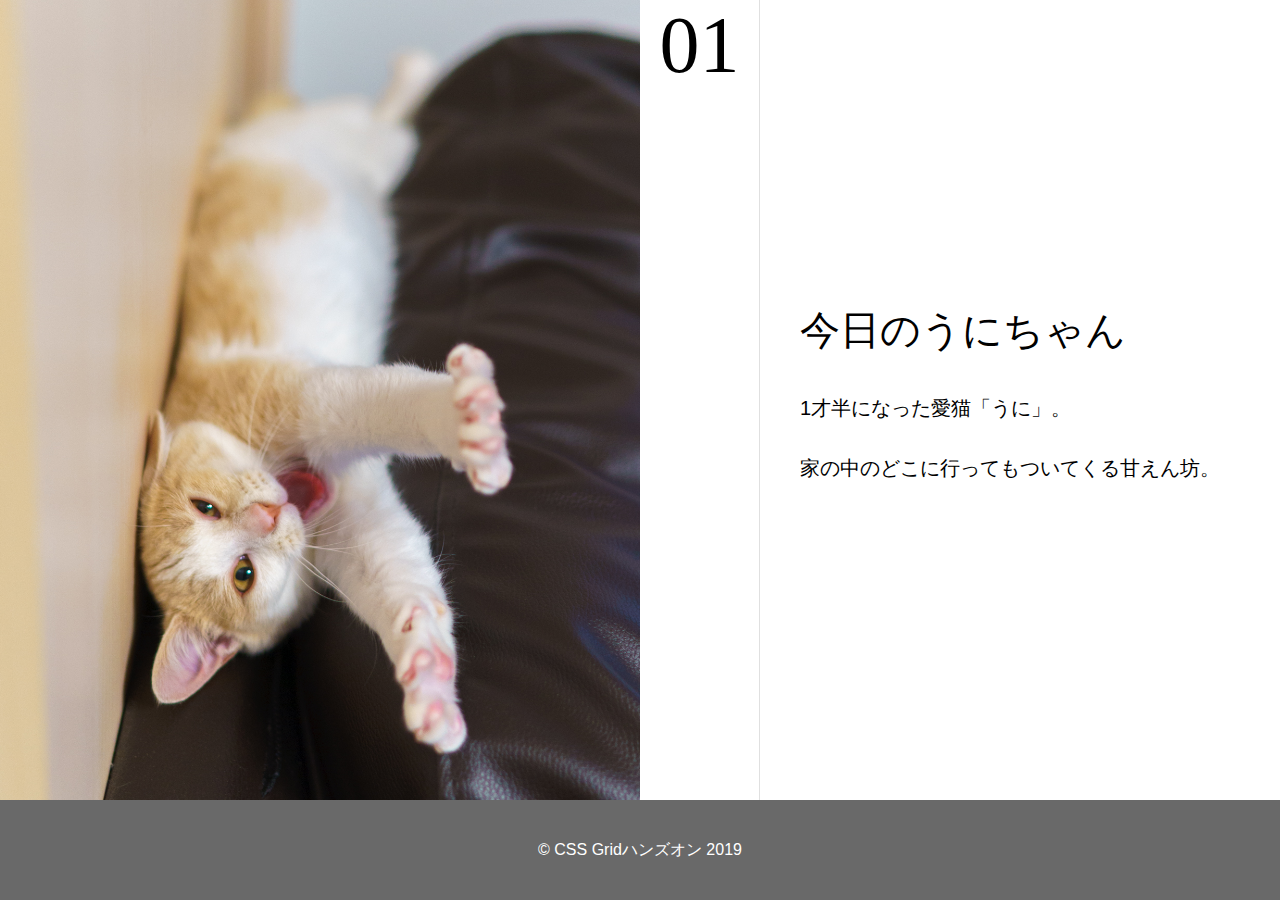
<file: samples-answer/section2-answer/index.html>
<!DOCTYPE html>
<html lang="ja">
  <head>
    <meta charset="UTF-8" />
    <meta name="viewport" content="width=device-width, initial-scale=1.0" />
    <title>サンプル</title>
    <link rel="stylesheet" href="./css/base.css" />
    <!-- 以下のCSSを編集してください -->
    <link rel="stylesheet" href="css/style.css" />
  </head>
  <body>
    <div class="container">
      <div class="visual"></div>
      <div class="number">01</div>
      <div class="expression">
        <h2 class="lead">今日のうにちゃん</h2>
        <p class="text">
          1才半になった愛猫「うに」。<br />家の中のどこに行ってもついてくる甘えん坊。
        </p>
      </div>
      <footer>&copy; CSS Gridハンズオン 2019</footer>
    </div>
  </body>
</html>
</file>
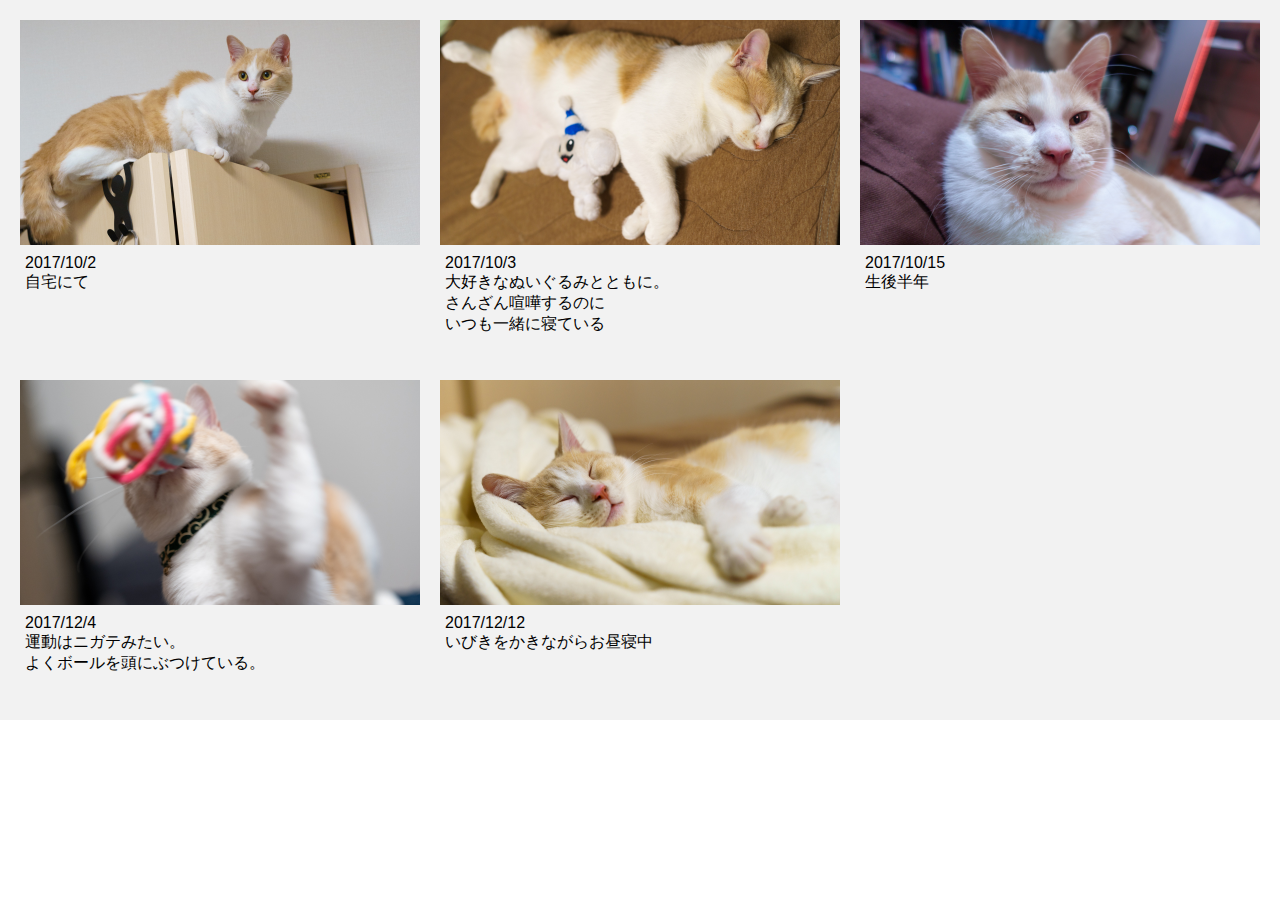
<file: samples-answer/section3-answer/index.html>
<!DOCTYPE html>
<html lang="ja">
  <head>
    <meta charset="UTF-8" />
    <meta name="viewport" content="width=device-width, initial-scale=1.0" />
    <title>サンプル</title>
    <link rel="stylesheet" href="./css/base.css" />
    <!-- 以下のCSSを編集してください -->
    <link rel="stylesheet" href="css/style.css" />
  </head>
  <body>
    <div class="page-list">
      <div class="item">
        <a href="#"><img src="./images/cat_1.jpg" alt=""/></a>
        <dl>
          <dt>2017/10/2</dt>
          <dd>自宅にて</dd>
        </dl>
      </div>
      <div class="item">
        <a href="#"><img src="./images/cat_2.jpg" alt=""/></a>
        <dl>
          <dt>2017/10/3</dt>
          <dd>大好きなぬいぐるみとともに。<br>さんざん喧嘩するのに<br>いつも一緒に寝ている</dd>
        </dl>
      </div>
      <div class="item">
        <a href="#"><img src="./images/cat_3.jpg" alt=""/></a>
        <dl>
          <dt>2017/10/15</dt>
          <dd>生後半年</dd>
        </dl>
      </div>
      <div class="item">
        <a href="#"><img src="./images/cat_4.jpg" alt=""/></a>
        <dl>
          <dt>2017/12/4</dt>
          <dd>運動はニガテみたい。<br />よくボールを頭にぶつけている。</dd>
        </dl>
      </div>
      <div class="item">
        <a href="#"><img src="./images/cat_5.jpg" alt=""/></a>
        <dl>
          <dt>2017/12/12</dt>
          <dd>いびきをかきながらお昼寝中</dd>
        </dl>
      </div>
    </div>
  </body>
</html>
</file>
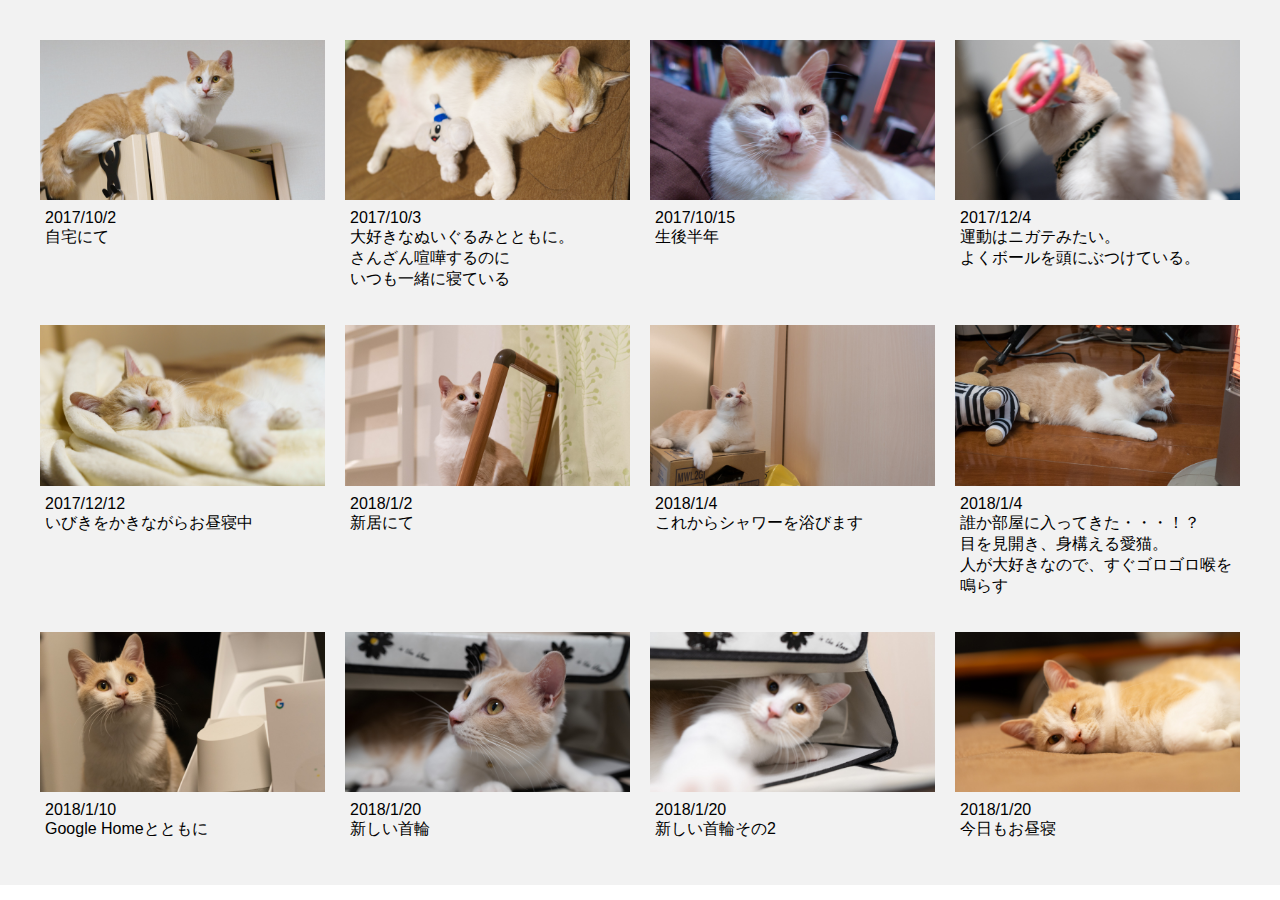
<file: samples-answer/section4-answer/index.html>
<!DOCTYPE html>
<html lang="ja">
  <head>
    <meta charset="UTF-8" />
    <meta name="viewport" content="width=device-width, initial-scale=1.0" />
    <title>サンプル</title>
    <link rel="stylesheet" href="./css/base.css" />
    <!-- 以下のCSSを編集してください -->
    <link rel="stylesheet" href="css/style.css" />
  </head>
  <body>
    <div class="page-list">
      <div class="item">
        <a href="#"><img src="./images/cat_1.jpg" alt=""/></a>
        <dl>
          <dt>2017/10/2</dt>
          <dd>自宅にて</dd>
        </dl>
      </div>
      <div class="item">
        <a href="#"><img src="./images/cat_2.jpg" alt=""/></a>
        <dl>
          <dt>2017/10/3</dt>
          <dd>大好きなぬいぐるみとともに。<br>さんざん喧嘩するのに<br>いつも一緒に寝ている</dd>
        </dl>
      </div>
      <div class="item">
        <a href="#"><img src="./images/cat_3.jpg" alt=""/></a>
        <dl>
          <dt>2017/10/15</dt>
          <dd>生後半年</dd>
        </dl>
      </div>
      <div class="item">
        <a href="#"><img src="./images/cat_4.jpg" alt=""/></a>
        <dl>
          <dt>2017/12/4</dt>
          <dd>運動はニガテみたい。<br />よくボールを頭にぶつけている。</dd>
        </dl>
      </div>
      <div class="item">
        <a href="#"><img src="./images/cat_5.jpg" alt=""/></a>
        <dl>
          <dt>2017/12/12</dt>
          <dd>いびきをかきながらお昼寝中</dd>
        </dl>
      </div>
      <div class="item">
        <a href="#"><img src="./images/cat_6.jpg" alt=""/></a>
        <dl>
          <dt>2018/1/2</dt>
          <dd>新居にて</dd>
        </dl>
      </div>
      <div class="item">
        <a href="#"><img src="./images/cat_7.jpg" alt=""/></a>
        <dl>
          <dt>2018/1/4</dt>
          <dd>これからシャワーを浴びます</dd>
        </dl>
      </div>
      <div class="item">
        <a href="#"><img src="./images/cat_8.jpg" alt=""/></a>
        <dl>
          <dt>2018/1/4</dt>
          <dd>
            誰か部屋に入ってきた・・・！？<br />目を見開き、身構える愛猫。<br />人が大好きなので、すぐゴロゴロ喉を鳴らす
          </dd>
        </dl>
      </div>
      <div class="item">
        <a href="#"><img src="./images/cat_9.jpg" alt=""/></a>
        <dl>
          <dt>2018/1/10</dt>
          <dd>Google Homeとともに</dd>
        </dl>
      </div>
      <div class="item">
        <a href="#"><img src="./images/cat_10.jpg" alt=""/></a>
        <dl>
          <dt>2018/1/20</dt>
          <dd>新しい首輪</dd>
        </dl>
      </div>
      <div class="item">
        <a href="#"><img src="./images/cat_11.jpg" alt=""/></a>
        <dl>
          <dt>2018/1/20</dt>
          <dd>新しい首輪その2</dd>
        </dl>
      </div>
      <div class="item">
        <a href="#"><img src="./images/cat_12.jpg" alt=""/></a>
        <dl>
          <dt>2018/1/20</dt>
          <dd>今日もお昼寝</dd>
        </dl>
      </div>
    </div>
  </body>
</html>
</file>
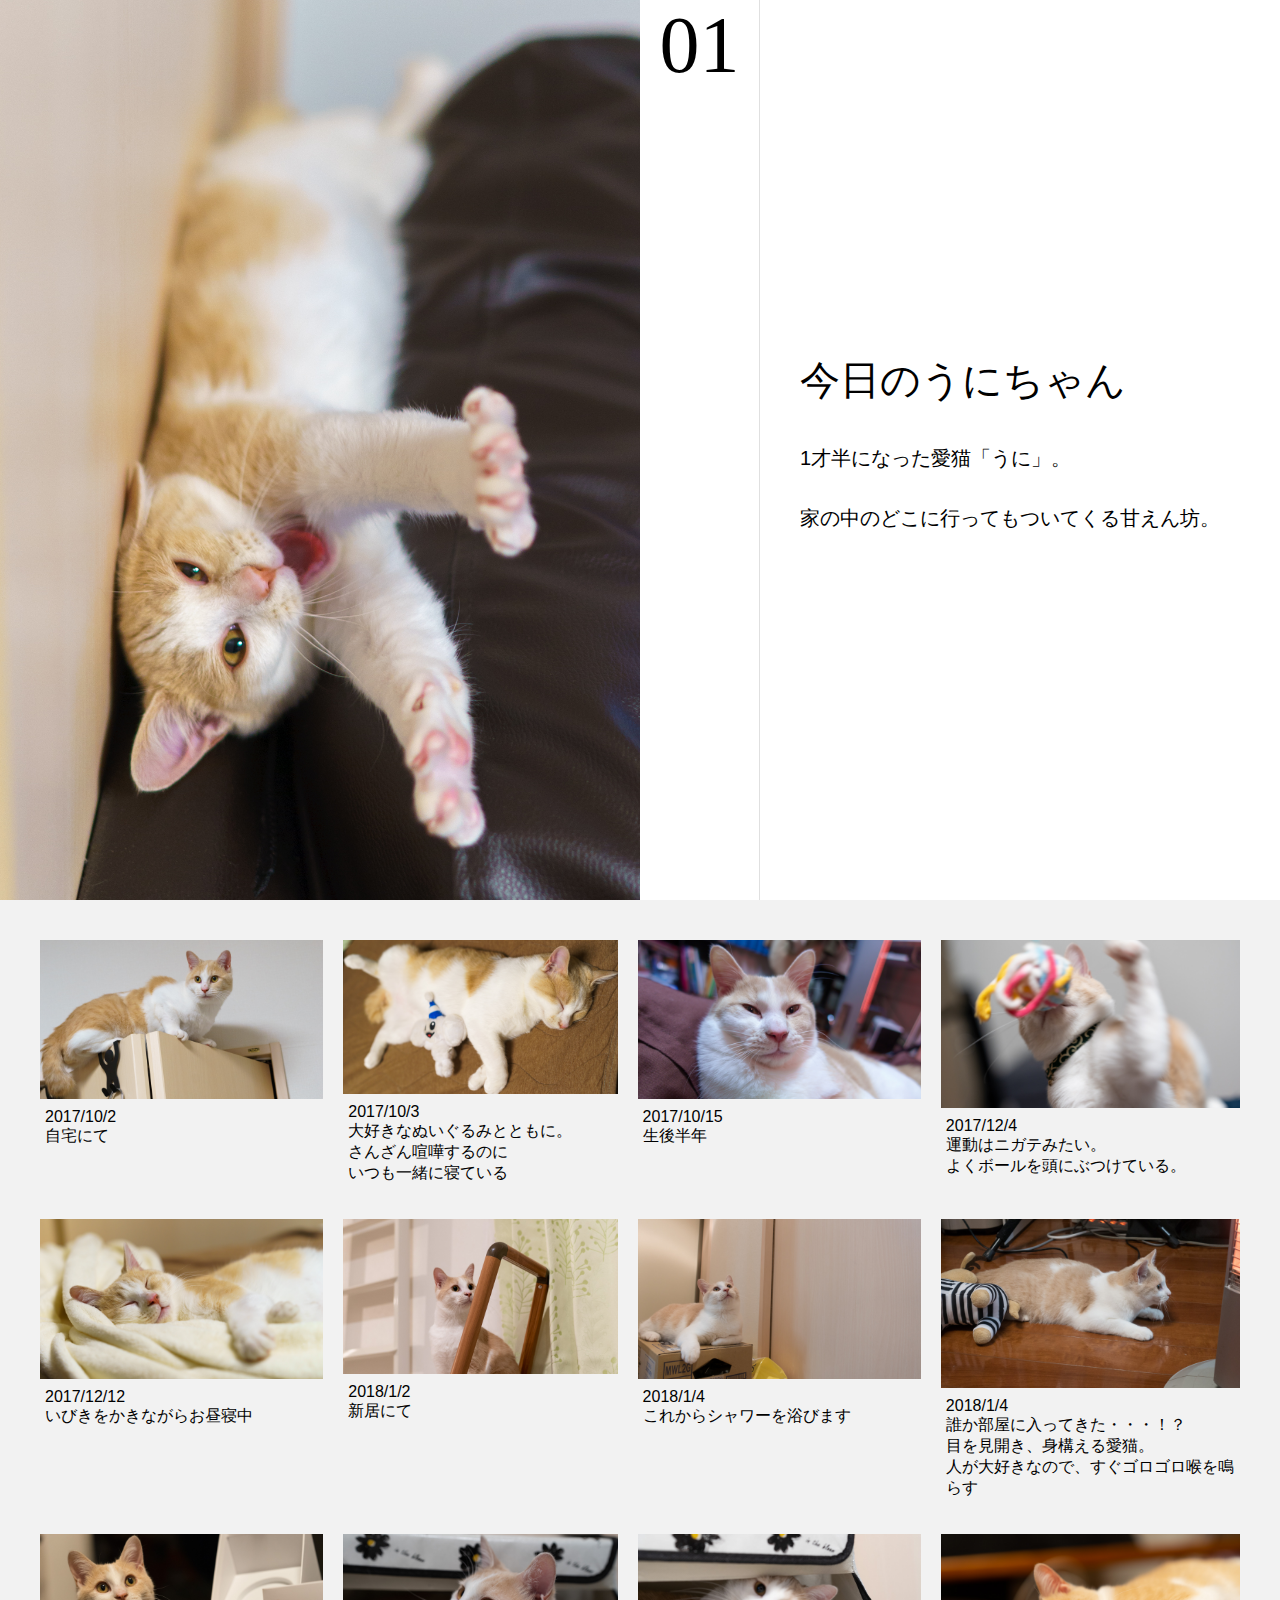
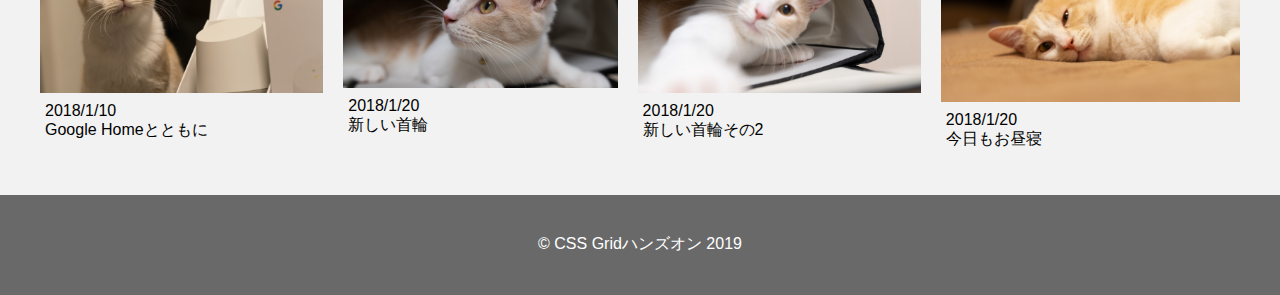
<file: samples-answer/section5-answer/index.html>
<!DOCTYPE html>
<html lang="ja">
  <head>
    <meta charset="UTF-8" />
    <meta name="viewport" content="width=device-width, initial-scale=1.0" />
    <title>サンプル</title>
    <link rel="stylesheet" href="./css/base.css" />
    <!-- 以下のCSSを編集してください -->
    <link rel="stylesheet" href="css/style.css" />
  </head>
  <body>
    <div class="container">
      <div class="visual"></div>
      <div class="number">01</div>
      <div class="expression">
        <h2 class="lead">今日のうにちゃん</h2>
        <p class="text">
          1才半になった愛猫「うに」。<br />家の中のどこに行ってもついてくる甘えん坊。
        </p>
      </div>
      <div class="page-list">
        <div class="item">
          <a href="#"><img src="./images/cat_1.jpg" alt=""/></a>
          <dl>
            <dt>2017/10/2</dt>
            <dd>自宅にて</dd>
          </dl>
        </div>
        <div class="item">
          <a href="#"><img src="./images/cat_2.jpg" alt=""/></a>
          <dl>
            <dt>2017/10/3</dt>
            <dd>大好きなぬいぐるみとともに。<br>さんざん喧嘩するのに<br>いつも一緒に寝ている</dd>
          </dl>
        </div>
        <div class="item">
          <a href="#"><img src="./images/cat_3.jpg" alt=""/></a>
          <dl>
            <dt>2017/10/15</dt>
            <dd>生後半年</dd>
          </dl>
        </div>
        <div class="item">
          <a href="#"><img src="./images/cat_4.jpg" alt=""/></a>
          <dl>
            <dt>2017/12/4</dt>
            <dd>運動はニガテみたい。<br />よくボールを頭にぶつけている。</dd>
          </dl>
        </div>
        <div class="item">
          <a href="#"><img src="./images/cat_5.jpg" alt=""/></a>
          <dl>
            <dt>2017/12/12</dt>
            <dd>いびきをかきながらお昼寝中</dd>
          </dl>
        </div>
        <div class="item">
          <a href="#"><img src="./images/cat_6.jpg" alt=""/></a>
          <dl>
            <dt>2018/1/2</dt>
            <dd>新居にて</dd>
          </dl>
        </div>
        <div class="item">
          <a href="#"><img src="./images/cat_7.jpg" alt=""/></a>
          <dl>
            <dt>2018/1/4</dt>
            <dd>これからシャワーを浴びます</dd>
          </dl>
        </div>
        <div class="item">
          <a href="#"><img src="./images/cat_8.jpg" alt=""/></a>
          <dl>
            <dt>2018/1/4</dt>
            <dd>
              誰か部屋に入ってきた・・・！？<br />目を見開き、身構える愛猫。<br />人が大好きなので、すぐゴロゴロ喉を鳴らす
            </dd>
          </dl>
        </div>
        <div class="item">
          <a href="#"><img src="./images/cat_9.jpg" alt=""/></a>
          <dl>
            <dt>2018/1/10</dt>
            <dd>Google Homeとともに</dd>
          </dl>
        </div>
        <div class="item">
          <a href="#"><img src="./images/cat_10.jpg" alt=""/></a>
          <dl>
            <dt>2018/1/20</dt>
            <dd>新しい首輪</dd>
          </dl>
        </div>
        <div class="item">
          <a href="#"><img src="./images/cat_11.jpg" alt=""/></a>
          <dl>
            <dt>2018/1/20</dt>
            <dd>新しい首輪その2</dd>
          </dl>
        </div>
        <div class="item">
          <a href="#"><img src="./images/cat_12.jpg" alt=""/></a>
          <dl>
            <dt>2018/1/20</dt>
            <dd>今日もお昼寝</dd>
          </dl>
        </div>
      </div>
      <footer>&copy; CSS Gridハンズオン 2019</footer>
    </div>
  </body>
</html>
</file>
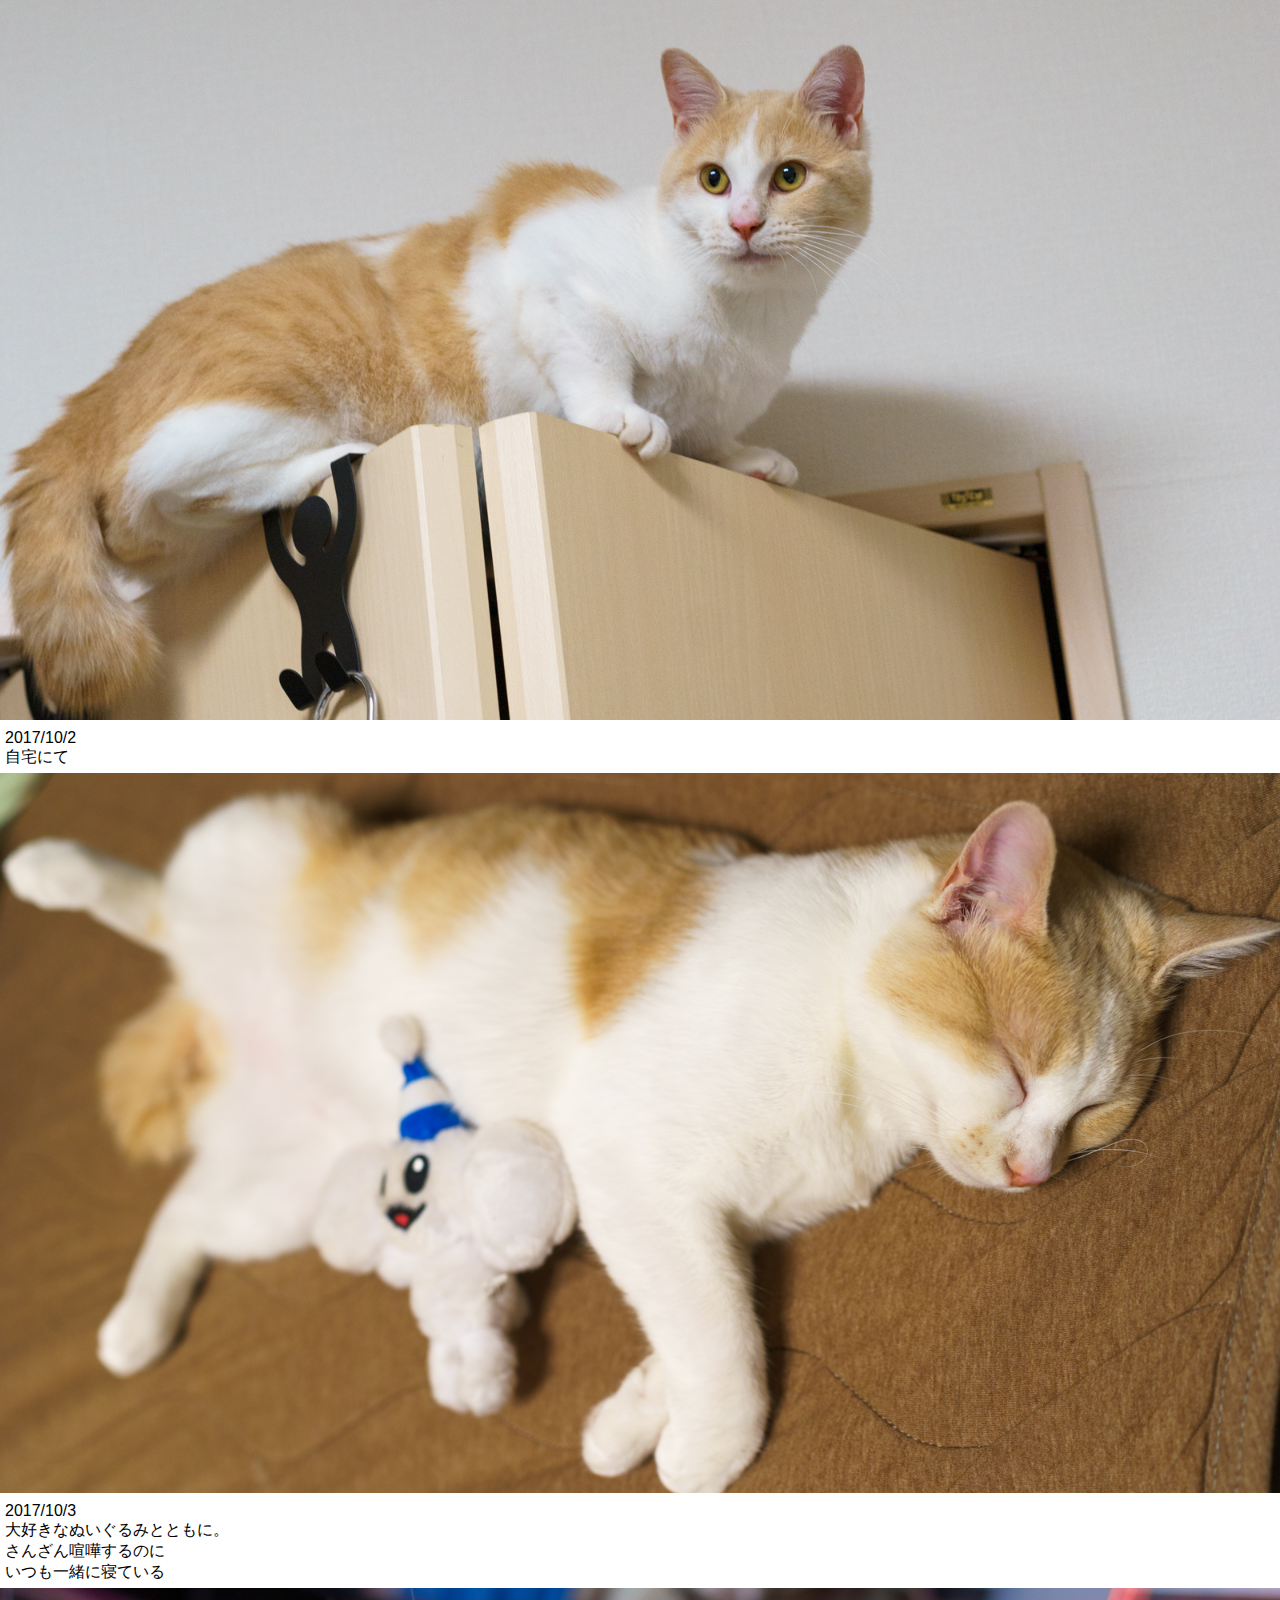
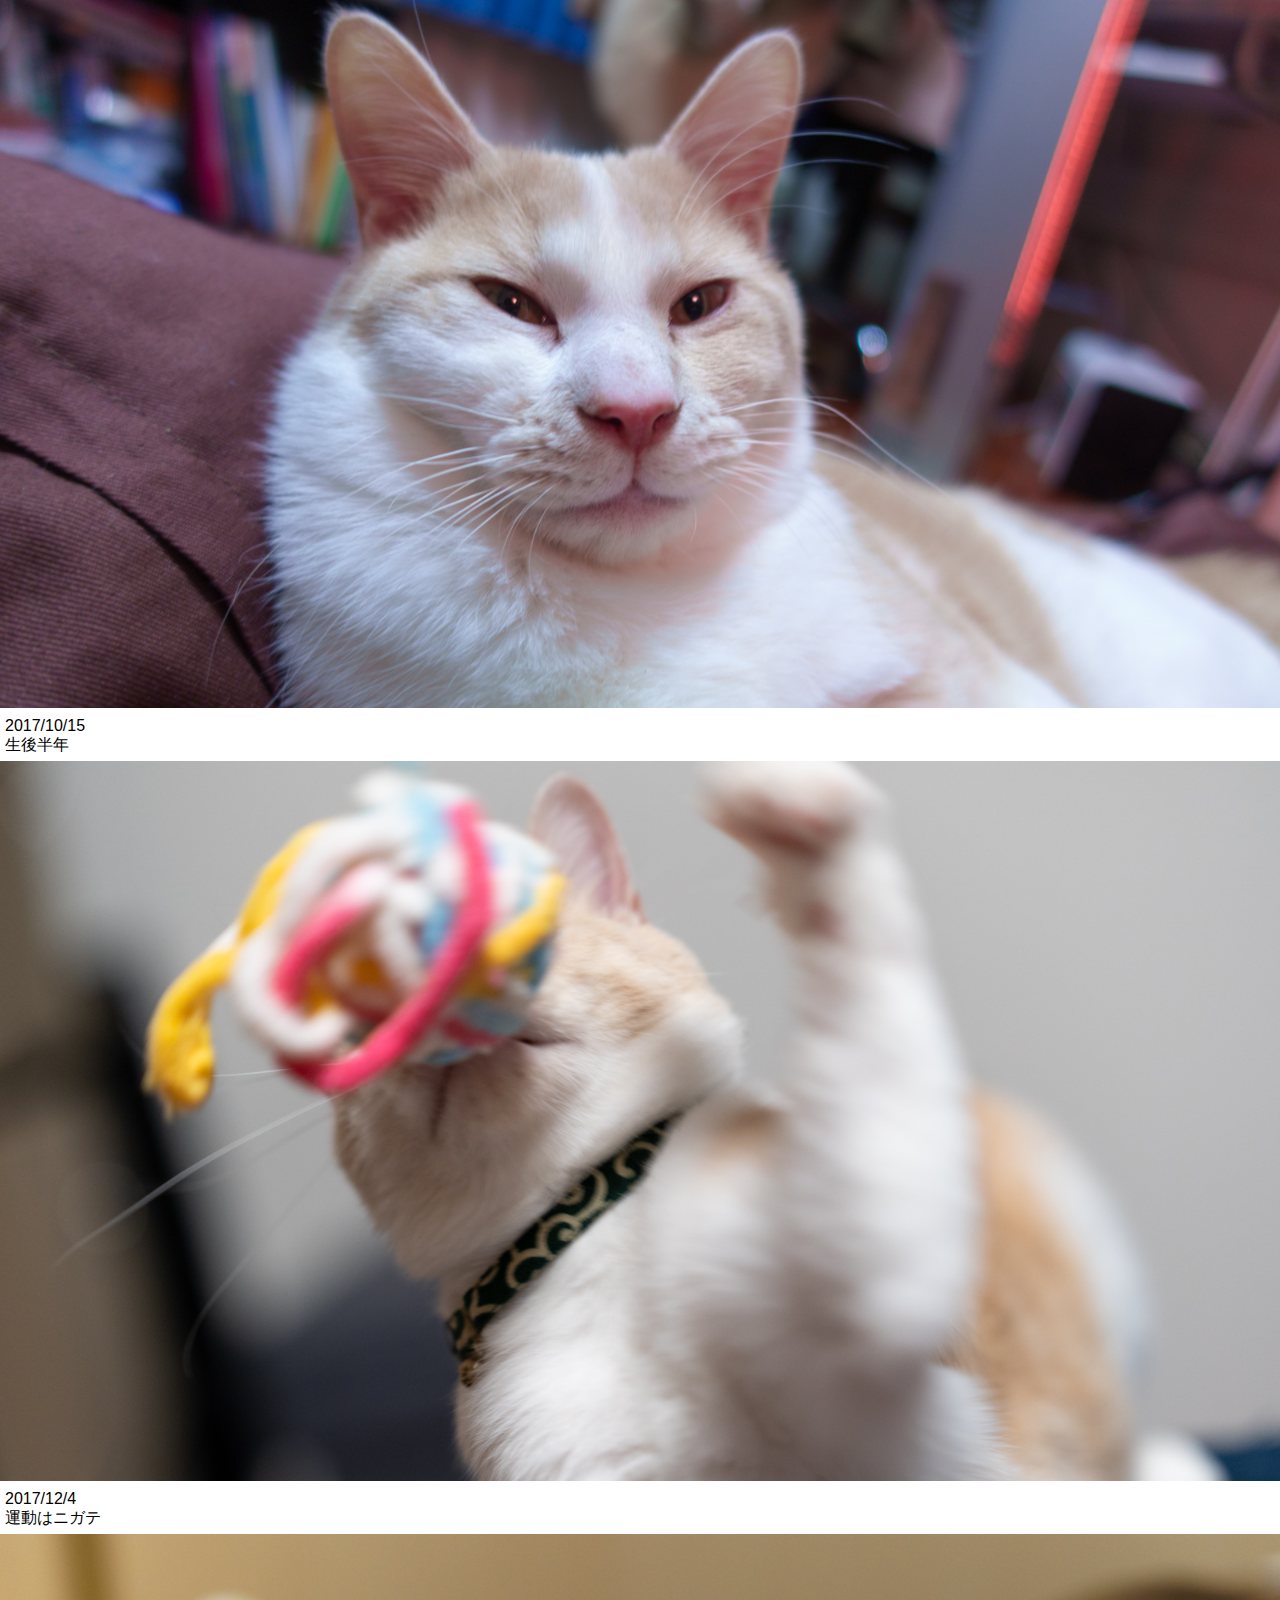
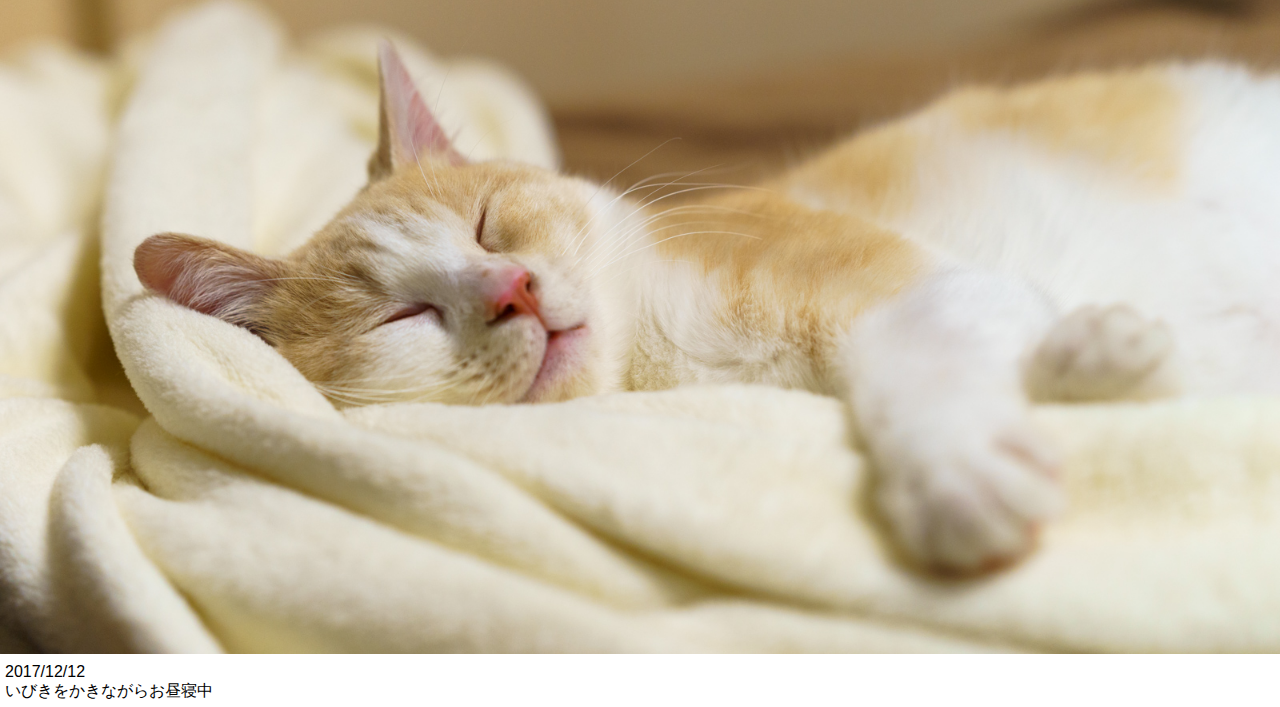
<file: samples/section3/index.html>
<!DOCTYPE html>
<html lang="ja">
  <head>
    <meta charset="UTF-8" />
    <meta name="viewport" content="width=device-width, initial-scale=1.0" />
    <title>サンプル</title>
    <link rel="stylesheet" href="./css/base.css" />
    <!-- 以下のCSSを編集してください -->
    <link rel="stylesheet" href="css/style.css" />
  </head>
  <body>
    <div class="page-list">
      <div class="item">
        <a href="#"><img src="./images/cat_1.jpg" alt=""/></a>
        <dl>
          <dt>2017/10/2</dt>
          <dd>自宅にて</dd>
        </dl>
      </div>
      <div class="item">
        <a href="#"><img src="./images/cat_2.jpg" alt=""/></a>
        <dl>
          <dt>2017/10/3</dt>
          <dd>
            大好きなぬいぐるみとともに。<br />さんざん喧嘩するのに<br />いつも一緒に寝ている
          </dd>
        </dl>
      </div>
      <div class="item">
        <a href="#"><img src="./images/cat_3.jpg" alt=""/></a>
        <dl>
          <dt>2017/10/15</dt>
          <dd>生後半年</dd>
        </dl>
      </div>
      <div class="item">
        <a href="#"><img src="./images/cat_4.jpg" alt=""/></a>
        <dl>
          <dt>2017/12/4</dt>
          <dd>運動はニガテ</dd>
        </dl>
      </div>
      <div class="item">
        <a href="#"><img src="./images/cat_5.jpg" alt=""/></a>
        <dl>
          <dt>2017/12/12</dt>
          <dd>いびきをかきながらお昼寝中</dd>
        </dl>
      </div>
    </div>
  </body>
</html>
</file>
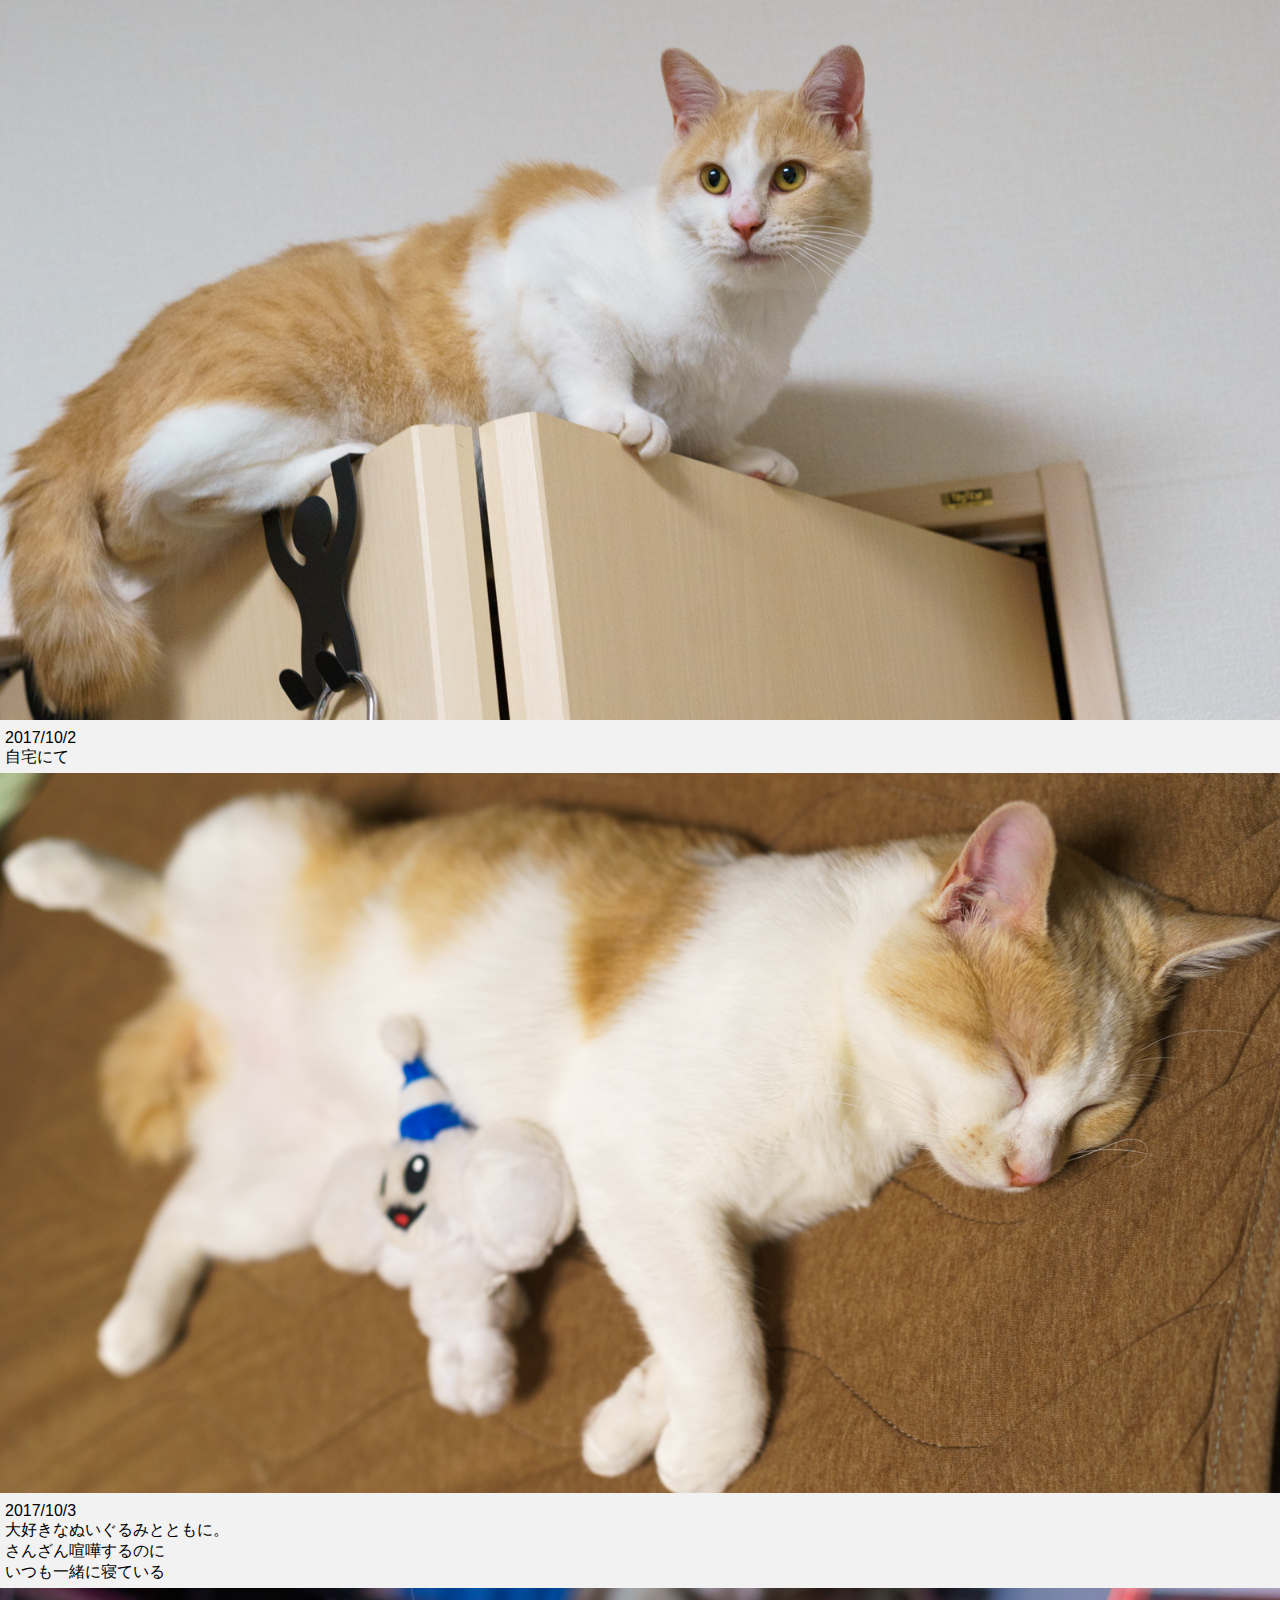
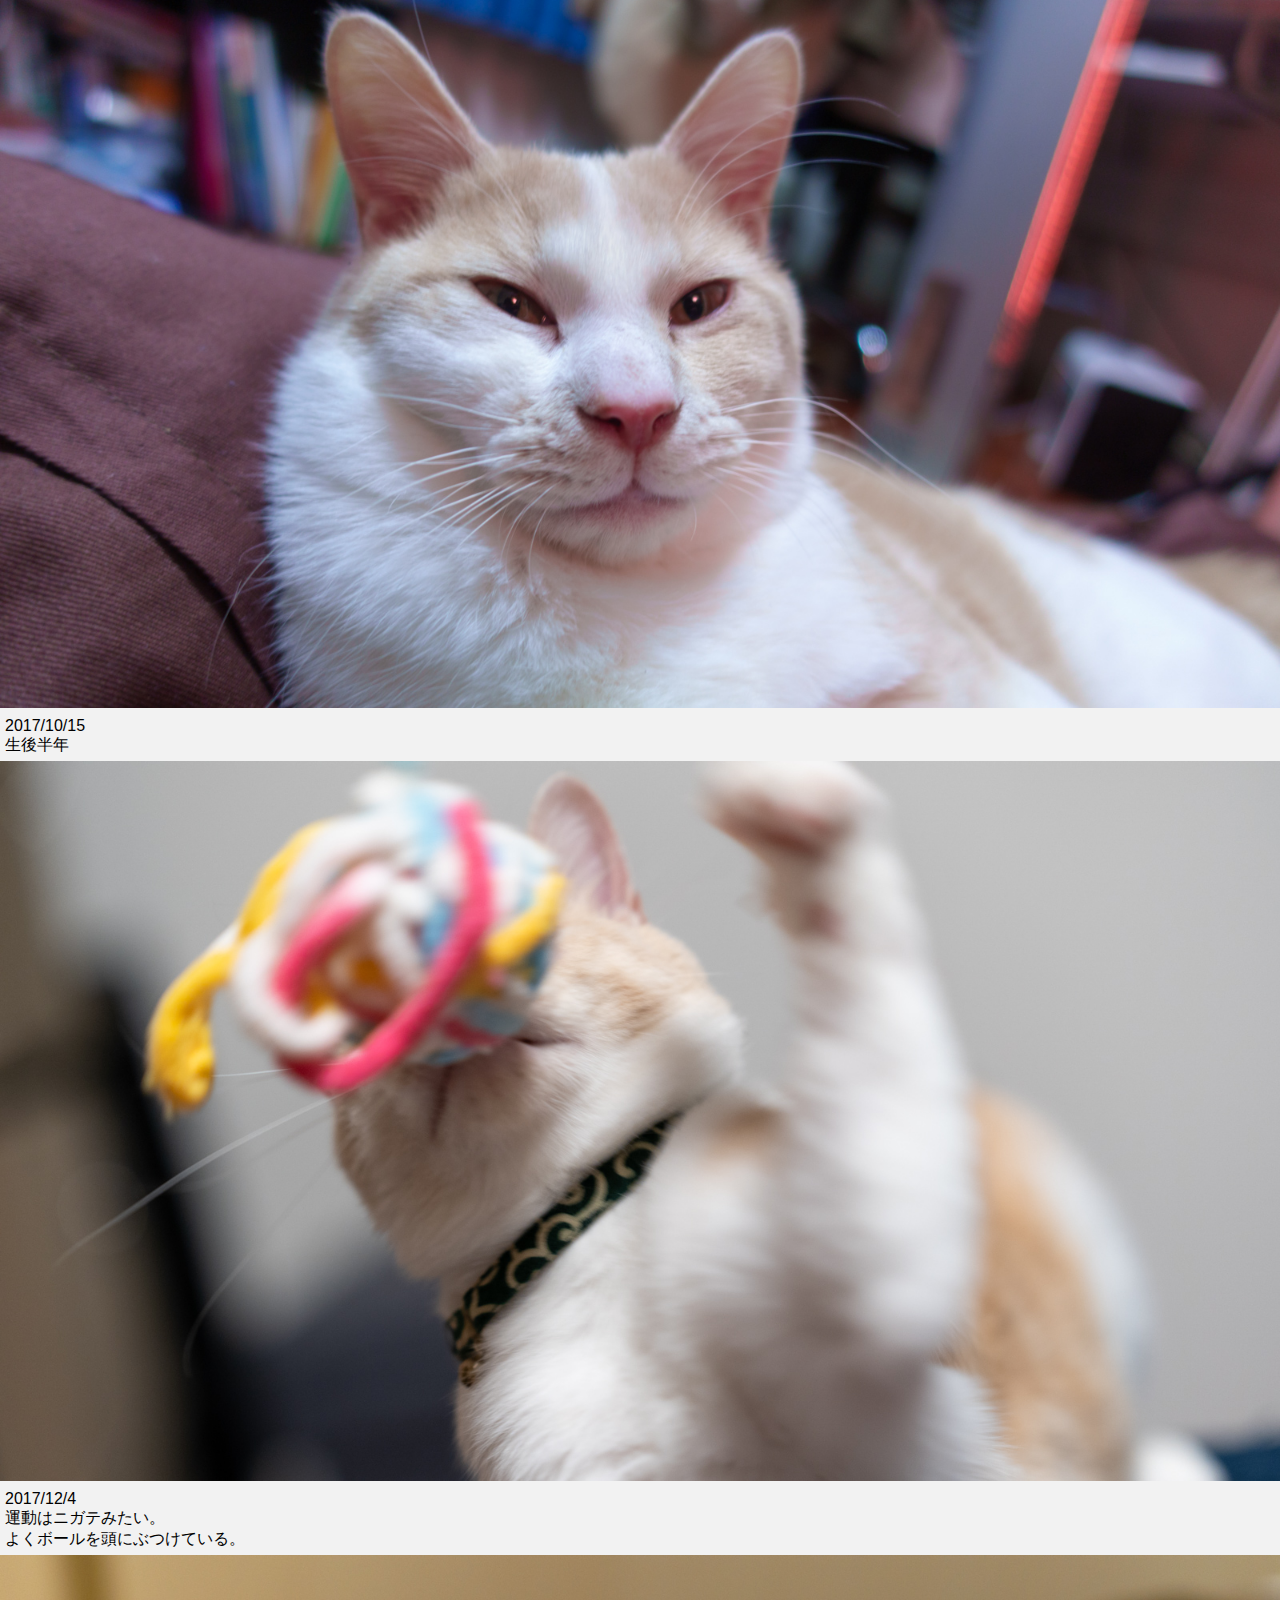
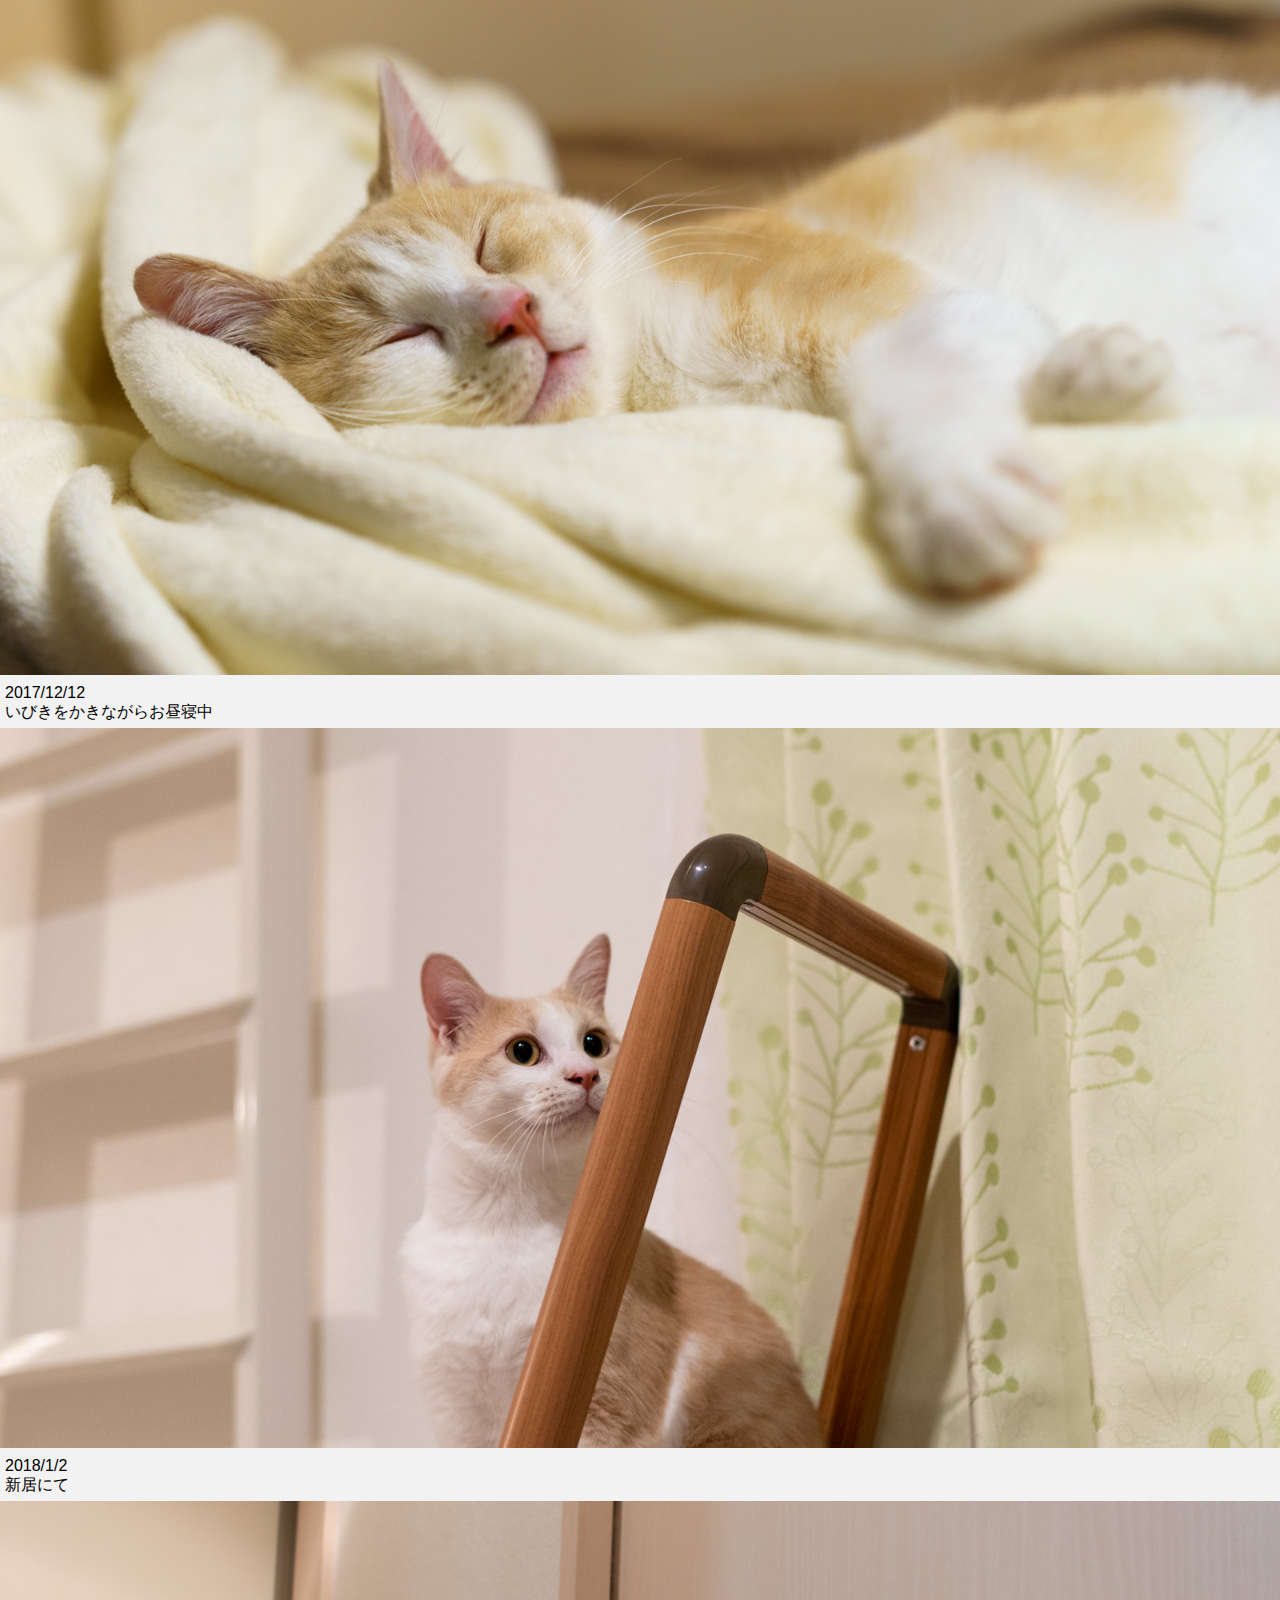
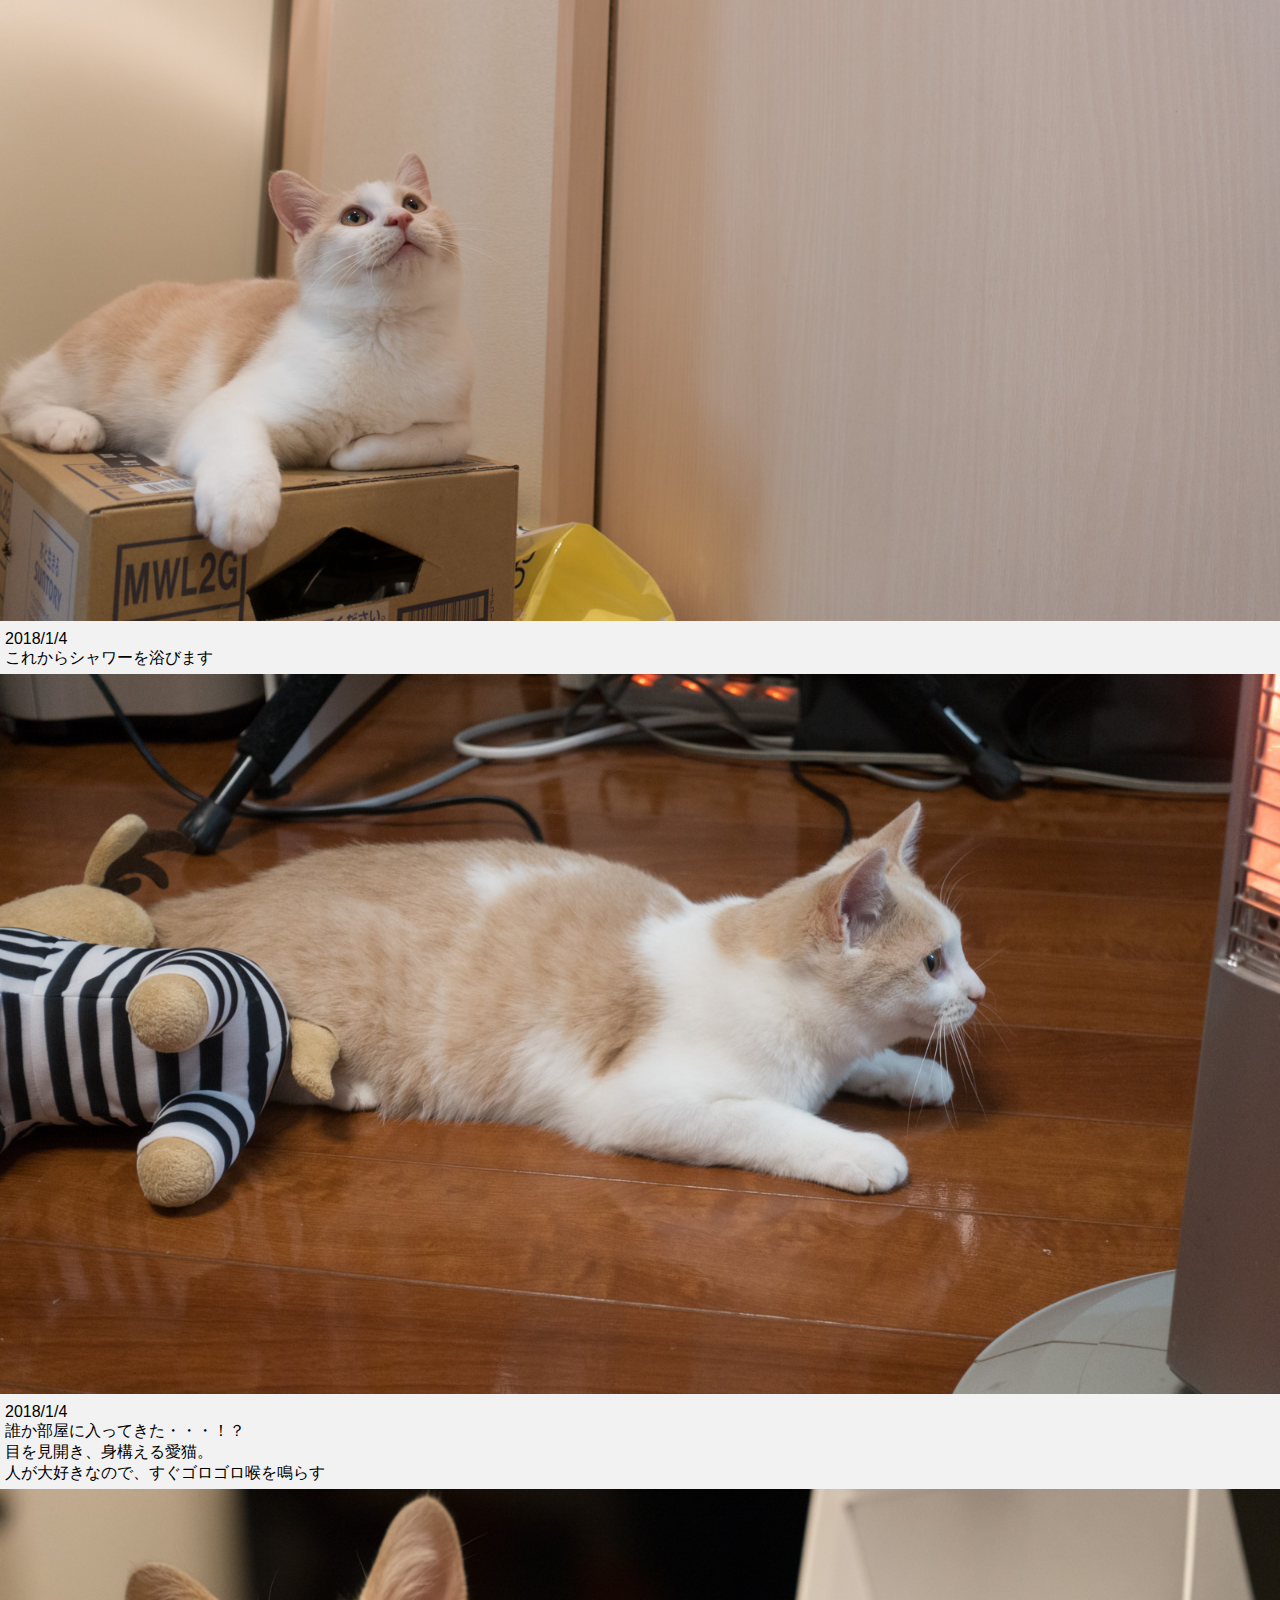
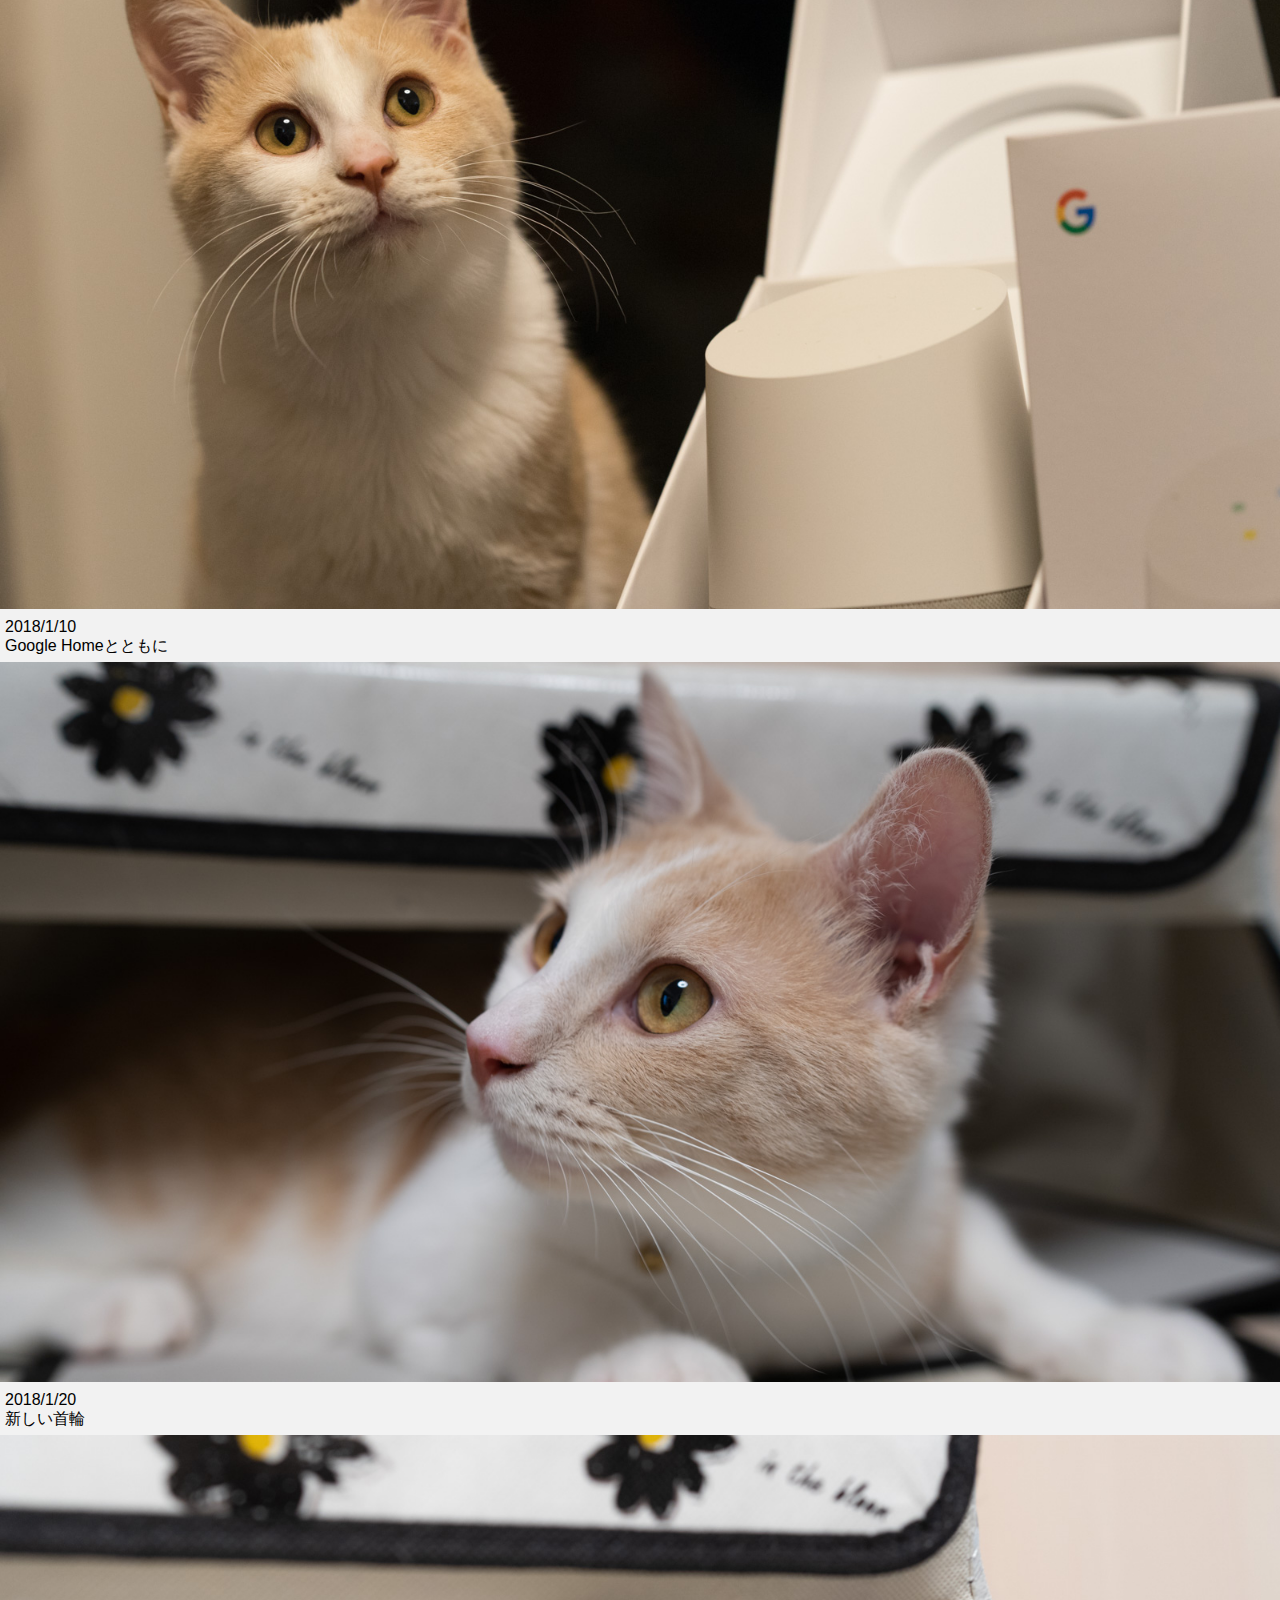
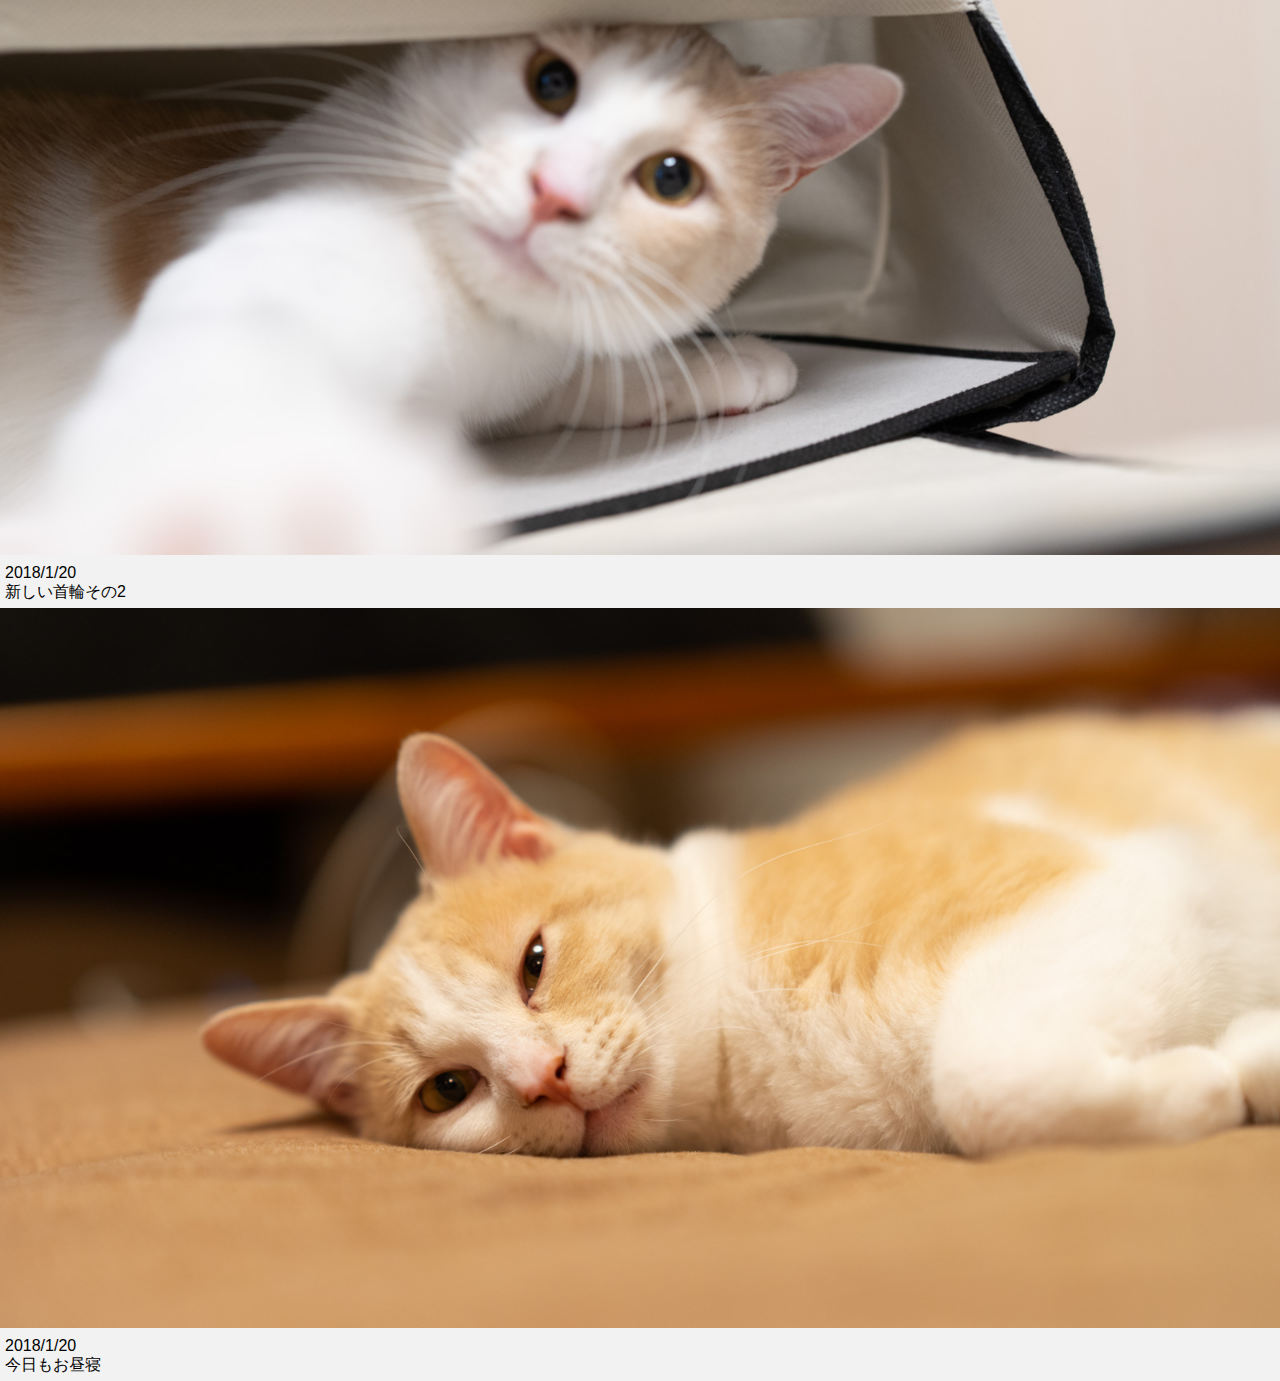
<file: samples/section4/index.html>
<!DOCTYPE html>
<html lang="ja">
  <head>
    <meta charset="UTF-8" />
    <meta name="viewport" content="width=device-width, initial-scale=1.0" />
    <title>サンプル</title>
    <link rel="stylesheet" href="./css/base.css" />
    <!-- 以下のCSSを編集してください -->
    <link rel="stylesheet" href="css/style.css" />
  </head>
  <body>
    <div class="page-list">
      <div class="item">
        <a href="#"><img src="./images/cat_1.jpg" alt=""/></a>
        <dl>
          <dt>2017/10/2</dt>
          <dd>自宅にて</dd>
        </dl>
      </div>
      <div class="item">
        <a href="#"><img src="./images/cat_2.jpg" alt=""/></a>
        <dl>
          <dt>2017/10/3</dt>
          <dd>
            大好きなぬいぐるみとともに。<br />さんざん喧嘩するのに<br />いつも一緒に寝ている
          </dd>
        </dl>
      </div>
      <div class="item">
        <a href="#"><img src="./images/cat_3.jpg" alt=""/></a>
        <dl>
          <dt>2017/10/15</dt>
          <dd>生後半年</dd>
        </dl>
      </div>
      <div class="item">
        <a href="#"><img src="./images/cat_4.jpg" alt=""/></a>
        <dl>
          <dt>2017/12/4</dt>
          <dd>運動はニガテみたい。<br />よくボールを頭にぶつけている。</dd>
        </dl>
      </div>
      <div class="item">
        <a href="#"><img src="./images/cat_5.jpg" alt=""/></a>
        <dl>
          <dt>2017/12/12</dt>
          <dd>いびきをかきながらお昼寝中</dd>
        </dl>
      </div>
      <div class="item">
        <a href="#"><img src="./images/cat_6.jpg" alt=""/></a>
        <dl>
          <dt>2018/1/2</dt>
          <dd>新居にて</dd>
        </dl>
      </div>
      <div class="item">
        <a href="#"><img src="./images/cat_7.jpg" alt=""/></a>
        <dl>
          <dt>2018/1/4</dt>
          <dd>これからシャワーを浴びます</dd>
        </dl>
      </div>
      <div class="item">
        <a href="#"><img src="./images/cat_8.jpg" alt=""/></a>
        <dl>
          <dt>2018/1/4</dt>
          <dd>
            誰か部屋に入ってきた・・・！？<br />目を見開き、身構える愛猫。<br />人が大好きなので、すぐゴロゴロ喉を鳴らす
          </dd>
        </dl>
      </div>
      <div class="item">
        <a href="#"><img src="./images/cat_9.jpg" alt=""/></a>
        <dl>
          <dt>2018/1/10</dt>
          <dd>Google Homeとともに</dd>
        </dl>
      </div>
      <div class="item">
        <a href="#"><img src="./images/cat_10.jpg" alt=""/></a>
        <dl>
          <dt>2018/1/20</dt>
          <dd>新しい首輪</dd>
        </dl>
      </div>
      <div class="item">
        <a href="#"><img src="./images/cat_11.jpg" alt=""/></a>
        <dl>
          <dt>2018/1/20</dt>
          <dd>新しい首輪その2</dd>
        </dl>
      </div>
      <div class="item">
        <a href="#"><img src="./images/cat_12.jpg" alt=""/></a>
        <dl>
          <dt>2018/1/20</dt>
          <dd>今日もお昼寝</dd>
        </dl>
      </div>
    </div>
  </body>
</html>
</file>
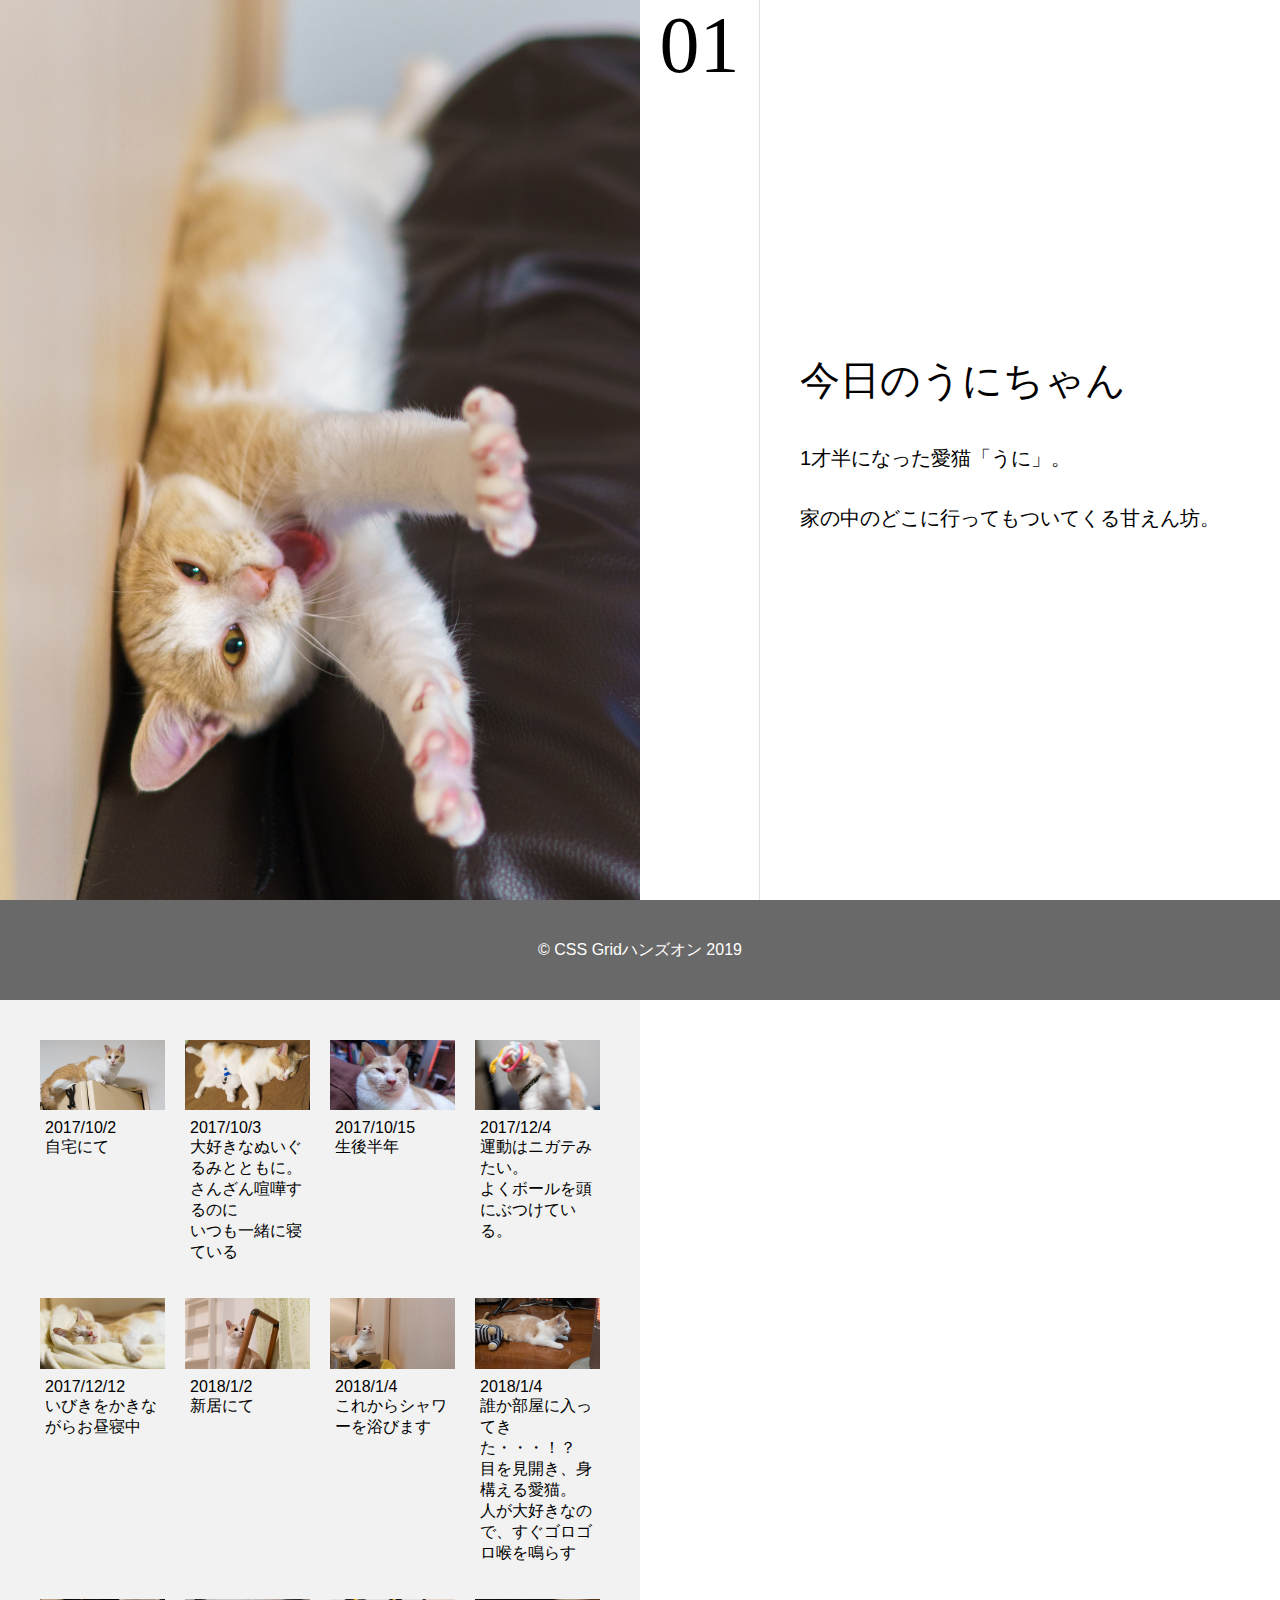
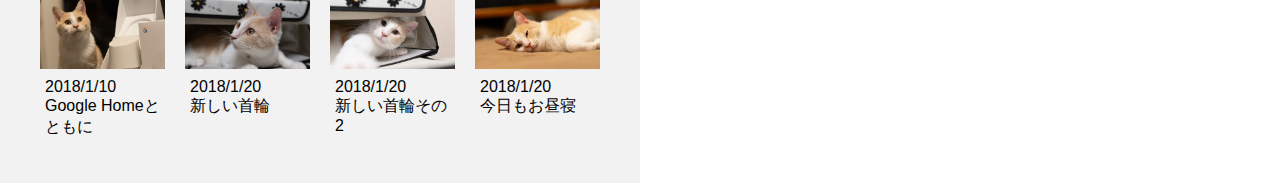
<file: samples/section5/index.html>
<!DOCTYPE html>
<html lang="ja">
  <head>
    <meta charset="UTF-8" />
    <meta name="viewport" content="width=device-width, initial-scale=1.0" />
    <title>サンプル</title>
    <link rel="stylesheet" href="./css/base.css" />
    <!-- 以下のCSSを編集してください -->
    <link rel="stylesheet" href="css/style.css" />
  </head>
  <body>
    <div class="container">
      <div class="visual"></div>
      <div class="number">01</div>
      <div class="expression">
        <h2 class="lead">今日のうにちゃん</h2>
        <p class="text">
          1才半になった愛猫「うに」。<br />家の中のどこに行ってもついてくる甘えん坊。
        </p>
      </div>
      <div class="page-list">
        <div class="item">
          <a href="#"><img src="./images/cat_1.jpg" alt=""/></a>
          <dl>
            <dt>2017/10/2</dt>
            <dd>自宅にて</dd>
          </dl>
        </div>
        <div class="item">
          <a href="#"><img src="./images/cat_2.jpg" alt=""/></a>
          <dl>
            <dt>2017/10/3</dt>
            <dd>
              大好きなぬいぐるみとともに。<br />さんざん喧嘩するのに<br />いつも一緒に寝ている
            </dd>
          </dl>
        </div>
        <div class="item">
          <a href="#"><img src="./images/cat_3.jpg" alt=""/></a>
          <dl>
            <dt>2017/10/15</dt>
            <dd>生後半年</dd>
          </dl>
        </div>
        <div class="item">
          <a href="#"><img src="./images/cat_4.jpg" alt=""/></a>
          <dl>
            <dt>2017/12/4</dt>
            <dd>運動はニガテみたい。<br />よくボールを頭にぶつけている。</dd>
          </dl>
        </div>
        <div class="item">
          <a href="#"><img src="./images/cat_5.jpg" alt=""/></a>
          <dl>
            <dt>2017/12/12</dt>
            <dd>いびきをかきながらお昼寝中</dd>
          </dl>
        </div>
        <div class="item">
          <a href="#"><img src="./images/cat_6.jpg" alt=""/></a>
          <dl>
            <dt>2018/1/2</dt>
            <dd>新居にて</dd>
          </dl>
        </div>
        <div class="item">
          <a href="#"><img src="./images/cat_7.jpg" alt=""/></a>
          <dl>
            <dt>2018/1/4</dt>
            <dd>これからシャワーを浴びます</dd>
          </dl>
        </div>
        <div class="item">
          <a href="#"><img src="./images/cat_8.jpg" alt=""/></a>
          <dl>
            <dt>2018/1/4</dt>
            <dd>
              誰か部屋に入ってきた・・・！？<br />目を見開き、身構える愛猫。<br />人が大好きなので、すぐゴロゴロ喉を鳴らす
            </dd>
          </dl>
        </div>
        <div class="item">
          <a href="#"><img src="./images/cat_9.jpg" alt=""/></a>
          <dl>
            <dt>2018/1/10</dt>
            <dd>Google Homeとともに</dd>
          </dl>
        </div>
        <div class="item">
          <a href="#"><img src="./images/cat_10.jpg" alt=""/></a>
          <dl>
            <dt>2018/1/20</dt>
            <dd>新しい首輪</dd>
          </dl>
        </div>
        <div class="item">
          <a href="#"><img src="./images/cat_11.jpg" alt=""/></a>
          <dl>
            <dt>2018/1/20</dt>
            <dd>新しい首輪その2</dd>
          </dl>
        </div>
        <div class="item">
          <a href="#"><img src="./images/cat_12.jpg" alt=""/></a>
          <dl>
            <dt>2018/1/20</dt>
            <dd>今日もお昼寝</dd>
          </dl>
        </div>
      </div>
      <footer>&copy; CSS Gridハンズオン 2019</footer>
    </div>
  </body>
</html>
</file>
<file: samples-answer/section2-answer/css/base.css>
* {
  margin: 0;
  padding: 0;
}

h1,
h2 {
  font-weight: normal;
}

body {
  margin: 0;
  padding: 0;
  font-family: -apple-system, "游ゴシック Medium", "Yu Gothic Medium",
    "游ゴシック体", YuGothic, "ヒラギノ角ゴ Pro W3", "Hiragino Kaku Gothic ProN",
    "メイリオ", Meiryo, sans-serif;
  font-feature-settings: "palt";
}

.visual {
  background-position: 50% 50%;
  background-size: cover;
  background-image: url(../images/cat_main.jpg);
  min-width: 200px;
  min-height: 200px;
}

.number {
  border-right: 1px solid #e0e0e0;
  font-size: 80px;
  font-family: Georgia, 游明朝, "Yu Mincho", YuMincho, "Hiragino Mincho ProN",
    HGS明朝E, メイリオ, Meiryo, serif;
  text-align: center;
}

.expression {
  padding: 40px;
  /* テキストを縦方向中央そろえにする */
  display: flex;
  justify-content: center;
  flex-direction: column;
  font-size: 26px;
}

.expression .lead {
  font-family: Georgia, 游明朝, "Yu Mincho", YuMincho, "Hiragino Mincho ProN",
    HGS明朝E, メイリオ, Meiryo, serif;
  font-size: 40px;
  margin-bottom: 20px;
}

.expression .text {
  font-size: 20px;
  line-height: 60px;
}

footer {
  background-color: #696969;
  color: #ffffff;
  display: flex;
  justify-content: center;
  align-items: center;
}
</file>
<file: samples-answer/section2-answer/css/style.css>
html,
body {
  height: 100%;
}

/* CSS Gridによるレイアウト */
.container {
  display: grid;
  height: 100%;
  grid-template:
    "visual number expression" 1fr
    "footer footer footer" 100px /
    50% 120px 1fr;
}

.visual {
  grid-area: visual;
}

.number {
  grid-area: number;
}

.expression {
  grid-area: expression;
}

footer {
  grid-area: footer;
}

@media (max-width: 800px) {
  .container {
    grid-template:
      "visual visual" 50vh
      "number expression" 1fr
      "footer footer" 100px /
      120px 1fr;
  }
}
</file>
<file: samples-answer/section3-answer/css/base.css>
html,
body {
  height: 100%;
}

* {
  margin: 0;
  padding: 0;
}

dl {
  list-style: none;
}

h1,
h2 {
  font-weight: normal;
}

p {
  font-size: 26px;
}

body {
  margin: 0;
  padding: 0;
  font-family: -apple-system, "游ゴシック Medium", "Yu Gothic Medium",
    "游ゴシック体", YuGothic, "ヒラギノ角ゴ Pro W3", "Hiragino Kaku Gothic ProN",
    "メイリオ", Meiryo, sans-serif;
  font-feature-settings: "palt";
}
</file>
<file: samples-answer/section3-answer/css/style.css>
html,
body {
  width: 100%;
  height: 100%;
}

/* CSS Gridによるレイアウト */
.page-list {
  background-color: #f2f2f2;
  display: grid;
  padding: 20px;
  gap: 40px 20px;
  grid-template:
    "item item item" 1fr
    "item item item" 1fr /
    minmax(auto, 400px) minmax(auto, 400px) minmax(auto, 400px);

  justify-content: center;
}

dl {
  padding: 5px;
}

.item img {
  width: 100%;
}
</file>
<file: samples-answer/section4-answer/css/base.css>
html,
body {
  height: 100%;
}

* {
  margin: 0;
  padding: 0;
}

dl {
  list-style: none;
}

h1,
h2 {
  font-weight: normal;
}

p {
  font-size: 26px;
}

body {
  margin: 0;
  padding: 0;
  font-family: -apple-system, "游ゴシック Medium", "Yu Gothic Medium",
    "游ゴシック体", YuGothic, "ヒラギノ角ゴ Pro W3", "Hiragino Kaku Gothic ProN",
    "メイリオ", Meiryo, sans-serif;
  font-feature-settings: "palt";
}

dl {
  padding: 5px;
}
</file>
<file: samples-answer/section4-answer/css/style.css>
.page-list {
  background-color: #f2f2f2;
  display: grid;
  padding: 40px;
  gap: 30px 20px;
  grid-template:
    repeat(3, auto) /
    repeat(4, 1fr);
}

.item img {
  width: 100%;
}
</file>
<file: samples-answer/section5-answer/css/base.css>
html,
body {
  height: 100%;
}

* {
  margin: 0;
  padding: 0;
}

dl {
  list-style: none;
}

h1,
h2 {
  font-weight: normal;
}

p {
  font-size: 22px;
}

body {
  margin: 0;
  padding: 0;
  font-family: -apple-system, "游ゴシック Medium", "Yu Gothic Medium",
    "游ゴシック体", YuGothic, "ヒラギノ角ゴ Pro W3", "Hiragino Kaku Gothic ProN",
    "メイリオ", Meiryo, sans-serif;
  font-feature-settings: "palt";
}

.visual {
  background-position: 50% 50%;
  background-size: cover;
  background-image: url(../images/cat_main.jpg);
  min-width: 200px;
  min-height: 200px;
}

.number {
  border-right: 1px solid #e0e0e0;
  font-size: 80px;
  font-family: Georgia, 游明朝, "Yu Mincho", YuMincho, "Hiragino Mincho ProN",
    HGS明朝E, メイリオ, Meiryo, serif;
  text-align: center;
}

.expression {
  padding: 40px;
  /* テキストを縦方向中央そろえにする */
  display: flex;
  justify-content: center;
  flex-direction: column;
  font-size: 26px;
}

.expression .lead {
  font-family: Georgia, 游明朝, "Yu Mincho", YuMincho, "Hiragino Mincho ProN",
    HGS明朝E, メイリオ, Meiryo, serif;
  font-size: 40px;
  margin-bottom: 20px;
}

.expression .text {
  font-size: 20px;
  line-height: 60px;
}

footer {
  background-color: #696969;
  color: #ffffff;
  display: flex;
  justify-content: center;
  align-items: center;
}

dl {
  padding: 5px;
}
</file>
<file: samples-answer/section5-answer/css/style.css>
/* CSS Gridによるレイアウト */
.container {
  display: grid;
  min-height: 100%;
  grid-template:
    "visual number expression" 100vh
    "page-list page-list page-list" 1fr
    "footer footer footer" 100px /
    50% 120px 1fr;
}

.visual {
  grid-area: visual;
}

.number {
  grid-area: number;
}

.expression {
  grid-area: expression;
}

footer {
  grid-area: footer;
}

.page-list {
  grid-area: page-list;
  background-color: #f2f2f2;
  display: grid;
  padding: 40px;
  gap: 30px 20px;
  grid-template:
    repeat(3, auto) /
    repeat(4, minmax(auto, 330px));
  justify-content: center;
}

.item img {
  width: 100%;
}

@media (max-width: 800px) {
  .container {
    grid-template:
      "visual visual" 50vh
      "number expression" 50vh
      "page-list page-list" 1fr
      "footer footer" 100px /
      120px 1fr;
  }

  .page-list {
    grid-template:
      repeat(6, auto) /
      repeat(2, 1fr);
  }
}
</file>
<file: samples/section3/css/base.css>
* {
  margin: 0;
  padding: 0;
}

h1,
h2 {
  font-weight: normal;
}

dl {
  list-style: none;
}

html,
body {
  height: 100%;
}
p {
  font-size: 26px;
}

body {
  margin: 0;
  padding: 0;
  font-family: -apple-system, "游ゴシック Medium", "Yu Gothic Medium",
    "游ゴシック体", YuGothic, "ヒラギノ角ゴ Pro W3", "Hiragino Kaku Gothic ProN",
    "メイリオ", Meiryo, sans-serif;
  font-feature-settings: "palt";
}


dl {
  padding: 5px;
}
</file>
<file: samples/section3/css/style.css>
html,
body {
  width: 100%;
  height: 100%;
}
.item img {
  width: 100%;
}

/* CSS Gridによるレイアウトをこの下に書きましょう */
</file>
<file: samples/section4/css/base.css>
html,
body {
  height: 100%;
}

* {
  margin: 0;
  padding: 0;
}

dl {
  list-style: none;
}

h1,
h2 {
  font-weight: normal;
}

p {
  font-size: 26px;
}

body {
  margin: 0;
  padding: 0;
  font-family: -apple-system, "游ゴシック Medium", "Yu Gothic Medium",
    "游ゴシック体", YuGothic, "ヒラギノ角ゴ Pro W3", "Hiragino Kaku Gothic ProN",
    "メイリオ", Meiryo, sans-serif;
  font-feature-settings: "palt";
}

dl {
  padding: 5px;
}

.page-list {
  background-color: #f2f2f2;
}
</file>
<file: samples/section4/css/style.css>
.item img {
  width: 100%;
}

/* CSS Gridによるレイアウトをこの下に書きましょう */

.page-list {
  display: grid;
}
</file>
<file: samples/section5/css/base.css>
html,
body {
  height: 100%;
}

* {
  margin: 0;
  padding: 0;
}

dl {
  list-style: none;
}

h1,
h2 {
  font-weight: normal;
}

p {
  font-size: 22px;
}

body {
  margin: 0;
  padding: 0;
  font-family: -apple-system, "游ゴシック Medium", "Yu Gothic Medium",
    "游ゴシック体", YuGothic, "ヒラギノ角ゴ Pro W3", "Hiragino Kaku Gothic ProN",
    "メイリオ", Meiryo, sans-serif;
  font-feature-settings: "palt";
}

.visual {
  background-position: 50% 50%;
  background-size: cover;
  background-image: url(../images/cat_main.jpg);
  min-width: 200px;
  min-height: 200px;
}

.number {
  border-right: 1px solid #e0e0e0;
  font-size: 80px;
  font-family: Georgia, 游明朝, "Yu Mincho", YuMincho, "Hiragino Mincho ProN",
    HGS明朝E, メイリオ, Meiryo, serif;
  text-align: center;
}

.expression {
  padding: 40px;
  /* テキストを縦方向中央そろえにする */
  display: flex;
  justify-content: center;
  flex-direction: column;
  font-size: 26px;
}

.expression .lead {
  font-family: Georgia, 游明朝, "Yu Mincho", YuMincho, "Hiragino Mincho ProN",
    HGS明朝E, メイリオ, Meiryo, serif;
  font-size: 40px;
  margin-bottom: 20px;
}

.expression .text {
  font-size: 20px;
  line-height: 60px;
}

footer {
  background-color: #696969;
  color: #ffffff;
  display: flex;
  justify-content: center;
  align-items: center;
}

dl {
  padding: 5px;
}
</file>
<file: samples/section5/css/style.css>
/* ２つのCSS Gridを組み合わせ、レイアウトを完成させましょう */

.container {
  display: grid;
  grid-template:
    "visual number expression" 100vh
    "footer footer footer" 100px /
    50% 120px 1fr;
}

.visual {
  grid-area: visual;
}

.number {
  grid-area: number;
}

.expression {
  grid-area: expression;
}

footer {
  grid-area: footer;
}

.page-list {
  background-color: #f2f2f2;
  display: grid;
  padding: 40px;
  gap: 30px 20px;
  grid-template:
    repeat(3, auto) /
    repeat(4, 1fr);
}

.item img {
  width: 100%;
}

@media (max-width: 800px) {
  .container {
    grid-template:
      "visual visual" 50vh
      "number expression" 50vh
      "footer footer" 100px /
      120px 1fr;
  }

  .page-list {
    grid-template:
      repeat(6, auto) /
      repeat(2, 1fr);
  }
}
</file>
